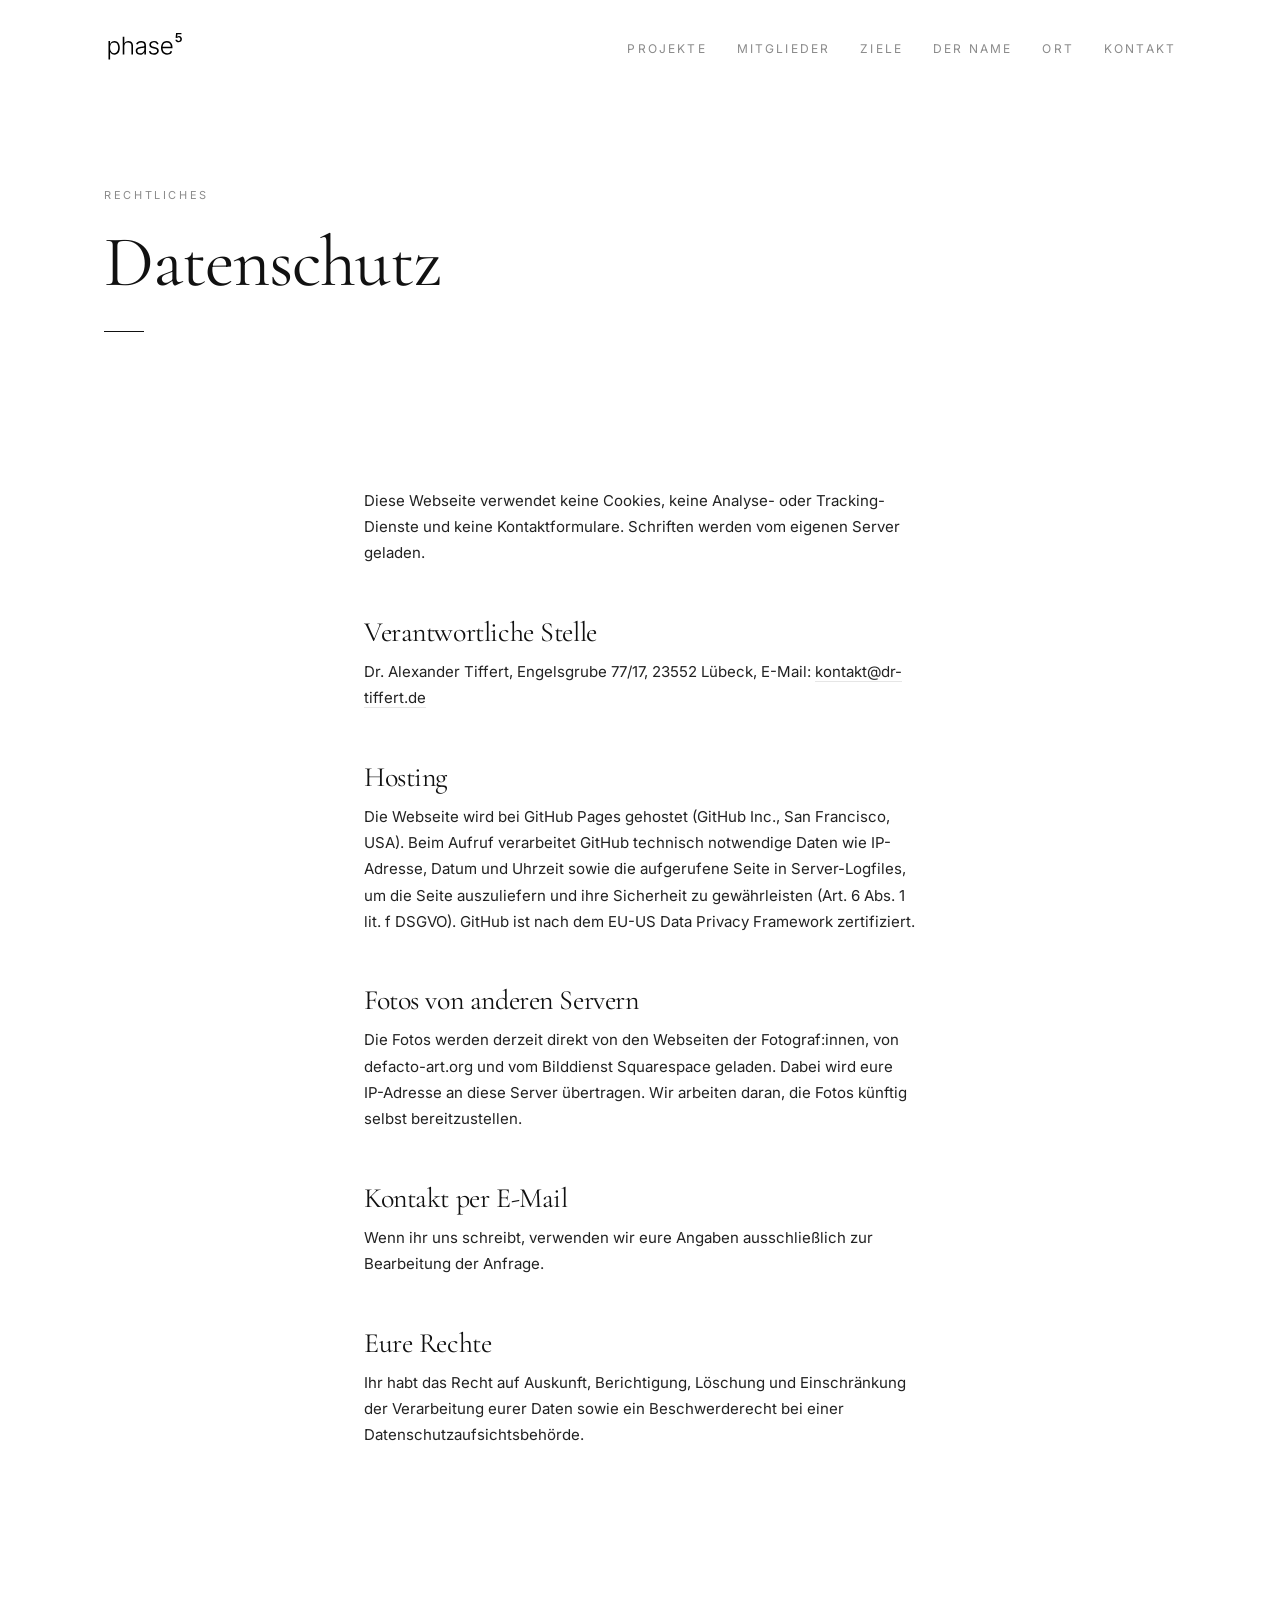
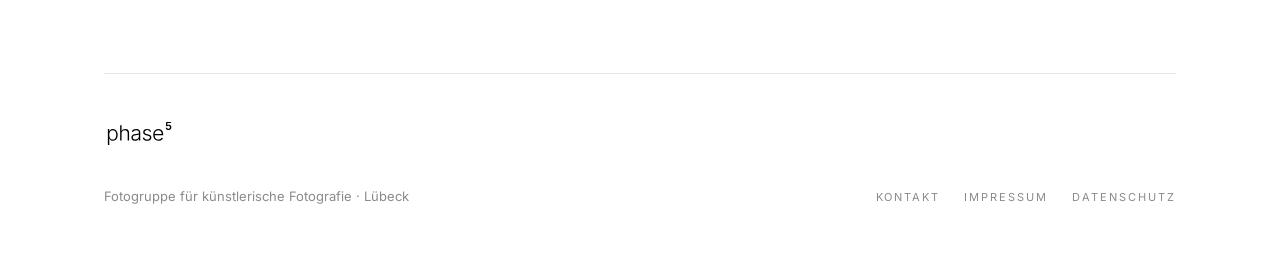
<file: datenschutz.html>
<!doctype html>
<html lang="de" class="no-js">
<head>
<meta charset="utf-8">
<meta name="viewport" content="width=device-width, initial-scale=1">
<meta name="robots" content="noindex, nofollow">
<title>Datenschutz – Phase 5</title>
<meta name="description" content="Datenschutz">
<meta property="og:title" content="Datenschutz – Phase 5">
<meta property="og:description" content="Datenschutz">
<meta property="og:type" content="website">
<meta property="og:image" content="https://www.atelier-roststaette.de/wp-content/uploads/2021/07/schleppschlepp-hurra-2019-tina-schoenwald-lost-in-luebeck.jpg">
<meta property="og:locale" content="de_DE">
<link rel="icon" href="assets/img/favicon.svg" type="image/svg+xml">
<link rel="stylesheet" href="assets/css/style.css?v=12">
<script>document.documentElement.classList.remove('no-js');</script>
</head>
<body>
<header class="site-header">
  <div class="wrap">
    <a class="brand" href="index.html" aria-label="Phase 5 – Startseite"><img src="assets/img/wortmarke-schwarz.svg" alt="phase 5" width="80" height="30"></a>
    <button class="nav-toggle" aria-expanded="false" aria-controls="nav" aria-label="Menü"><span></span><span></span></button>
    <nav class="nav" id="nav" aria-label="Hauptnavigation"><a href="projekte.html">Projekte</a><a href="mitglieder.html">Mitglieder</a><a href="konzept.html">Ziele</a><a href="name.html">Der Name</a><a href="ort.html">Ort</a><a href="kontakt.html">Kontakt</a></nav>
  </div>
</header>
<main>
<section class="first"><div class="wrap"><span class="label">Rechtliches</span><h1>Datenschutz</h1><hr class="rule"></div></section>
<section class="flush"><div class="wrap narrow legal">
<p>Diese Webseite verwendet keine Cookies, keine Analyse- oder Tracking-Dienste und keine Kontaktformulare. Schriften werden vom eigenen Server geladen.</p>
<h2>Verantwortliche Stelle</h2>
<p>Dr. Alexander Tiffert, Engelsgrube 77/17, 23552 Lübeck, E-Mail: <a href="mailto:kontakt@dr-tiffert.de">kontakt@dr-tiffert.de</a></p>
<h2>Hosting</h2>
<p>Die Webseite wird bei GitHub Pages gehostet (GitHub Inc., San Francisco, USA). Beim Aufruf verarbeitet GitHub technisch notwendige Daten wie IP-Adresse, Datum und Uhrzeit sowie die aufgerufene Seite in Server-Logfiles, um die Seite auszuliefern und ihre Sicherheit zu gewährleisten (Art. 6 Abs. 1 lit. f DSGVO). GitHub ist nach dem EU-US Data Privacy Framework zertifiziert.</p>
<h2>Fotos von anderen Servern</h2>
<p>Die Fotos werden derzeit direkt von den Webseiten der Fotograf:innen, von defacto-art.org und vom Bilddienst Squarespace geladen. Dabei wird eure IP-Adresse an diese Server übertragen. Wir arbeiten daran, die Fotos künftig selbst bereitzustellen.</p>
<h2>Kontakt per E-Mail</h2>
<p>Wenn ihr uns schreibt, verwenden wir eure Angaben ausschließlich zur Bearbeitung der Anfrage.</p>
<h2>Eure Rechte</h2>
<p>Ihr habt das Recht auf Auskunft, Berichtigung, Löschung und Einschränkung der Verarbeitung eurer Daten sowie ein Beschwerderecht bei einer Datenschutzaufsichtsbehörde.</p>
</div></section>

</main>
<footer class="site-footer">
  <div class="wrap">
    <div class="row">
      <div><img src="assets/img/wortmarke-schwarz.svg" alt="phase 5" width="70" height="26"><br>Fotogruppe für künstlerische Fotografie · Lübeck</div>
      <div class="links"><a href="kontakt.html">Kontakt</a><a href="impressum.html">Impressum</a><a href="datenschutz.html">Datenschutz</a></div>
    </div>
  </div>
</footer>
<script src="assets/js/main.js?v=12"></script>
</body>
</html>
</file>
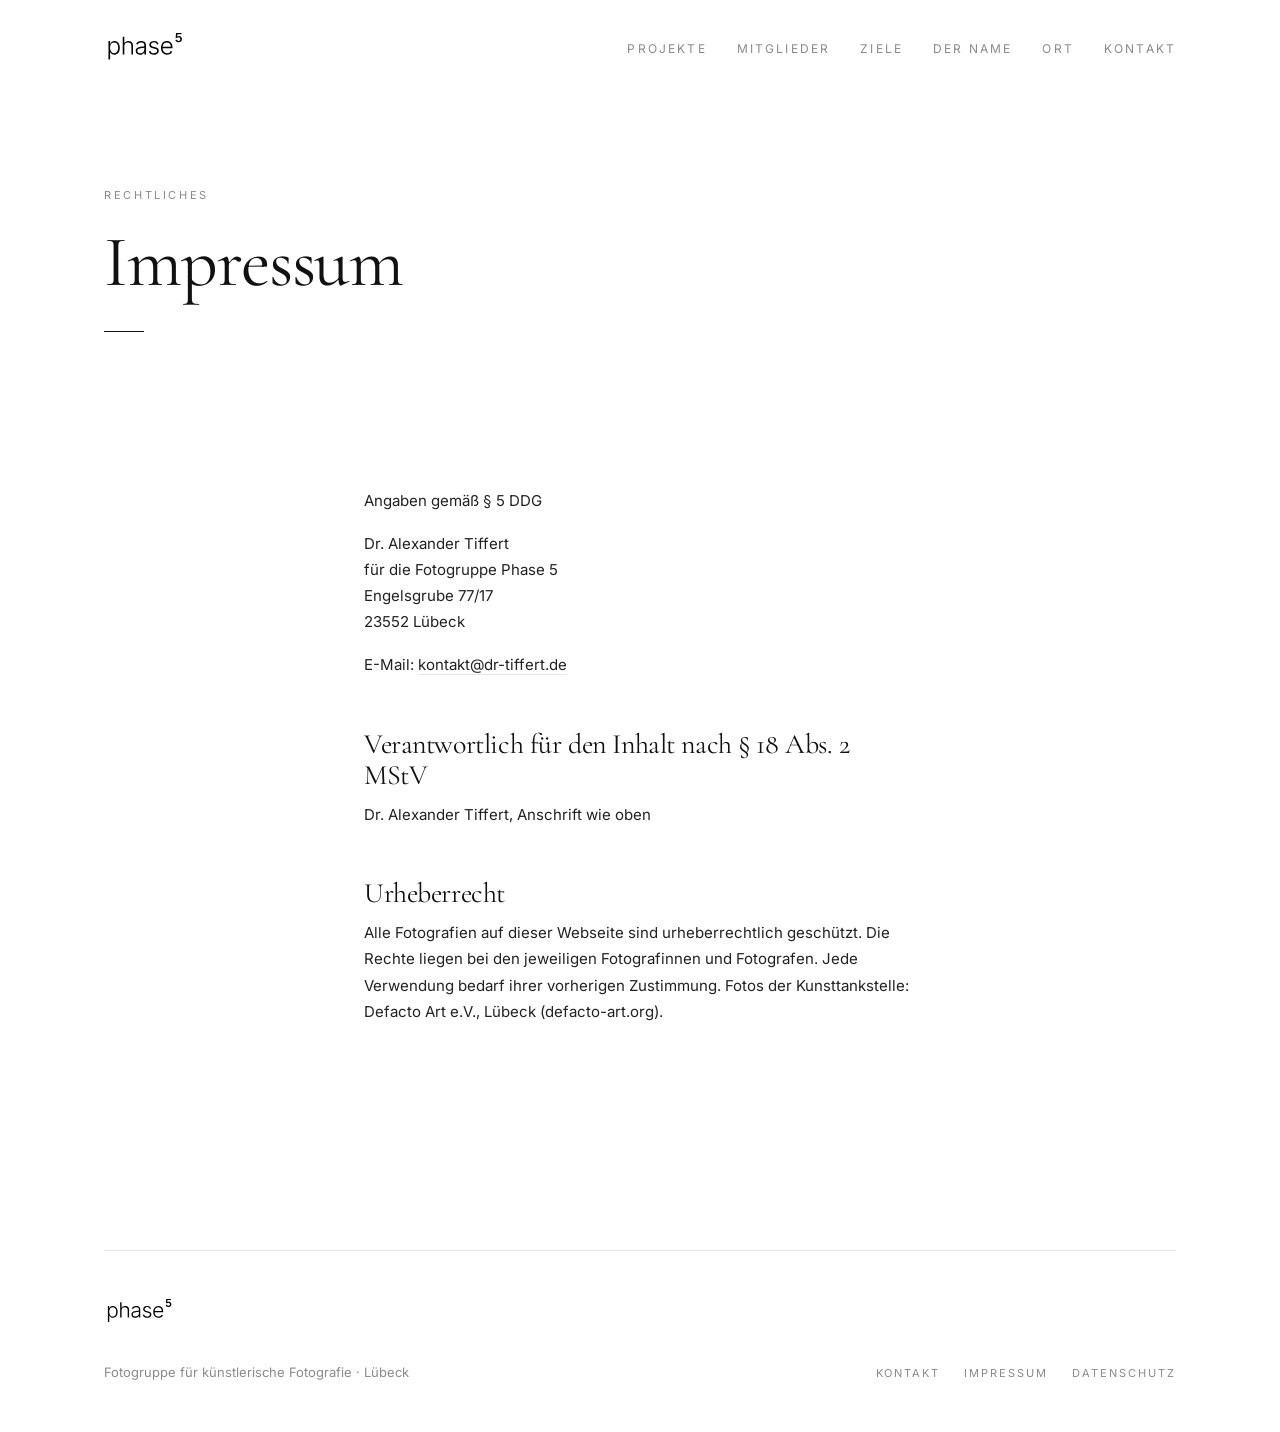
<file: impressum.html>
<!doctype html>
<html lang="de" class="no-js">
<head>
<meta charset="utf-8">
<meta name="viewport" content="width=device-width, initial-scale=1">
<meta name="robots" content="noindex, nofollow">
<title>Impressum – Phase 5</title>
<meta name="description" content="Impressum">
<meta property="og:title" content="Impressum – Phase 5">
<meta property="og:description" content="Impressum">
<meta property="og:type" content="website">
<meta property="og:image" content="https://www.atelier-roststaette.de/wp-content/uploads/2021/07/schleppschlepp-hurra-2019-tina-schoenwald-lost-in-luebeck.jpg">
<meta property="og:locale" content="de_DE">
<link rel="icon" href="assets/img/favicon.svg" type="image/svg+xml">
<link rel="stylesheet" href="assets/css/style.css?v=12">
<script>document.documentElement.classList.remove('no-js');</script>
</head>
<body>
<header class="site-header">
  <div class="wrap">
    <a class="brand" href="index.html" aria-label="Phase 5 – Startseite"><img src="assets/img/wortmarke-schwarz.svg" alt="phase 5" width="80" height="30"></a>
    <button class="nav-toggle" aria-expanded="false" aria-controls="nav" aria-label="Menü"><span></span><span></span></button>
    <nav class="nav" id="nav" aria-label="Hauptnavigation"><a href="projekte.html">Projekte</a><a href="mitglieder.html">Mitglieder</a><a href="konzept.html">Ziele</a><a href="name.html">Der Name</a><a href="ort.html">Ort</a><a href="kontakt.html">Kontakt</a></nav>
  </div>
</header>
<main>
<section class="first"><div class="wrap"><span class="label">Rechtliches</span><h1>Impressum</h1><hr class="rule"></div></section>
<section class="flush"><div class="wrap narrow legal">
<p>Angaben gemäß § 5 DDG</p>
<p>Dr. Alexander Tiffert<br>für die Fotogruppe Phase 5<br>Engelsgrube 77/17<br>23552 Lübeck</p>
<p>E-Mail: <a href="mailto:kontakt@dr-tiffert.de">kontakt@dr-tiffert.de</a></p>
<h2>Verantwortlich für den Inhalt nach § 18 Abs. 2 MStV</h2>
<p>Dr. Alexander Tiffert, Anschrift wie oben</p>
<h2>Urheberrecht</h2>
<p>Alle Fotografien auf dieser Webseite sind urheberrechtlich geschützt. Die Rechte liegen bei den jeweiligen Fotografinnen und Fotografen. Jede Verwendung bedarf ihrer vorherigen Zustimmung. Fotos der Kunsttankstelle: Defacto Art e.V., Lübeck (defacto-art.org).</p>
</div></section>

</main>
<footer class="site-footer">
  <div class="wrap">
    <div class="row">
      <div><img src="assets/img/wortmarke-schwarz.svg" alt="phase 5" width="70" height="26"><br>Fotogruppe für künstlerische Fotografie · Lübeck</div>
      <div class="links"><a href="kontakt.html">Kontakt</a><a href="impressum.html">Impressum</a><a href="datenschutz.html">Datenschutz</a></div>
    </div>
  </div>
</footer>
<script src="assets/js/main.js?v=12"></script>
</body>
</html>
</file>
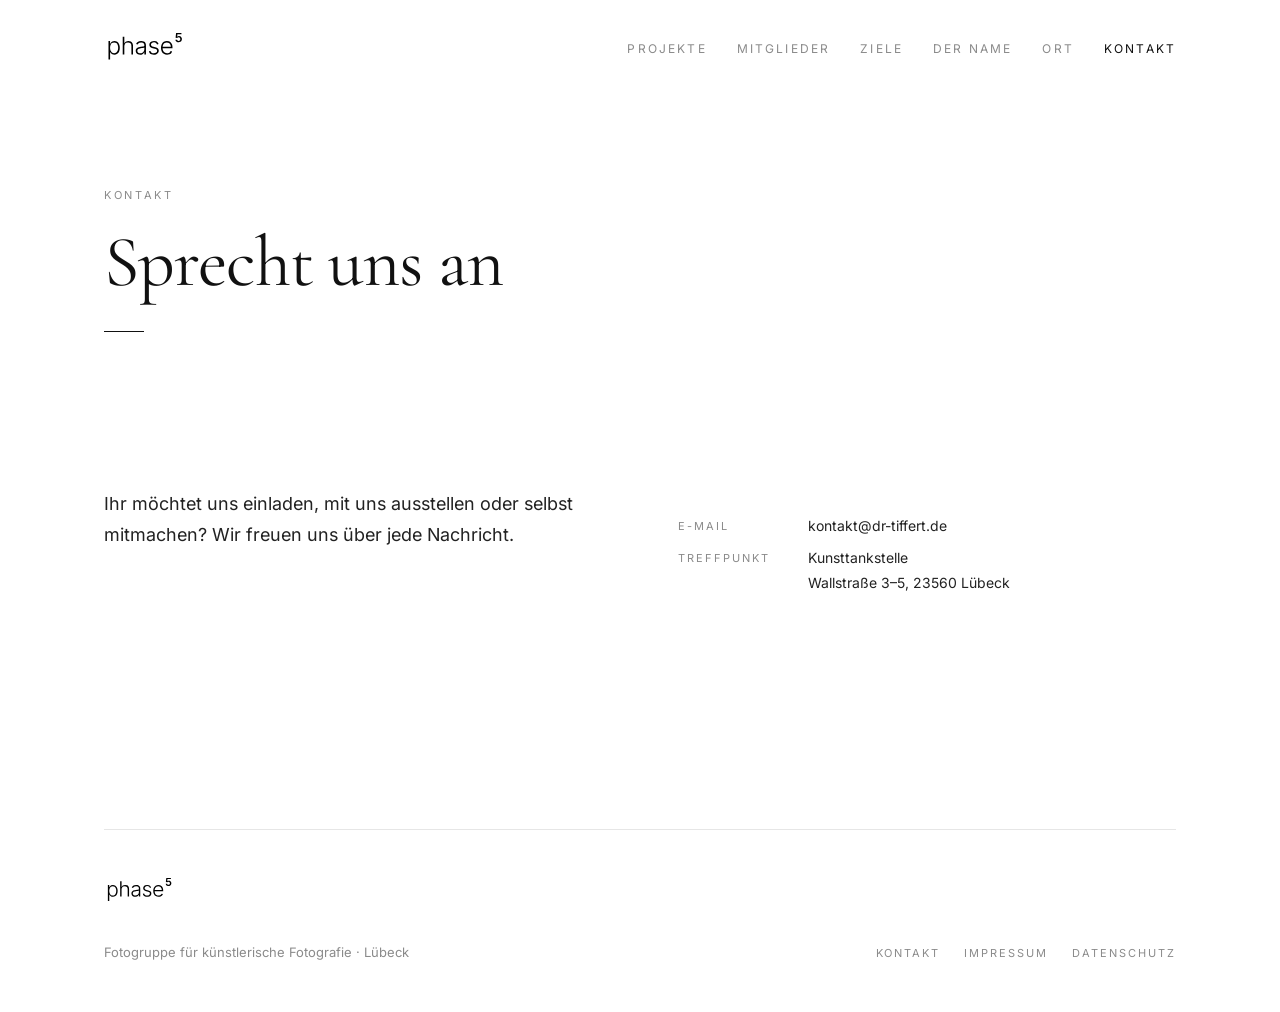
<file: kontakt.html>
<!doctype html>
<html lang="de" class="no-js">
<head>
<meta charset="utf-8">
<meta name="viewport" content="width=device-width, initial-scale=1">
<meta name="robots" content="noindex, nofollow">
<title>Kontakt – Phase 5</title>
<meta name="description" content="Kontakt zur Fotogruppe Phase 5.">
<meta property="og:title" content="Kontakt – Phase 5">
<meta property="og:description" content="Kontakt zur Fotogruppe Phase 5.">
<meta property="og:type" content="website">
<meta property="og:image" content="https://www.atelier-roststaette.de/wp-content/uploads/2021/07/schleppschlepp-hurra-2019-tina-schoenwald-lost-in-luebeck.jpg">
<meta property="og:locale" content="de_DE">
<link rel="icon" href="assets/img/favicon.svg" type="image/svg+xml">
<link rel="stylesheet" href="assets/css/style.css?v=12">
<script>document.documentElement.classList.remove('no-js');</script>
</head>
<body>
<header class="site-header">
  <div class="wrap">
    <a class="brand" href="index.html" aria-label="Phase 5 – Startseite"><img src="assets/img/wortmarke-schwarz.svg" alt="phase 5" width="80" height="30"></a>
    <button class="nav-toggle" aria-expanded="false" aria-controls="nav" aria-label="Menü"><span></span><span></span></button>
    <nav class="nav" id="nav" aria-label="Hauptnavigation"><a href="projekte.html">Projekte</a><a href="mitglieder.html">Mitglieder</a><a href="konzept.html">Ziele</a><a href="name.html">Der Name</a><a href="ort.html">Ort</a><a href="kontakt.html" aria-current="page">Kontakt</a></nav>
  </div>
</header>
<main>
<section class="first"><div class="wrap"><span class="label">Kontakt</span><h1>Sprecht uns an</h1><hr class="rule"></div></section>
<section class="flush">
  <div class="wrap two">
    <div>
      <p class="lead">Ihr möchtet uns einladen, mit uns ausstellen oder selbst mitmachen? Wir freuen uns über jede Nachricht.</p>
    </div>
    <div>
      <dl class="dates">
        <dt>E-Mail</dt><dd><a href="mailto:kontakt@dr-tiffert.de">kontakt@dr-tiffert.de</a></dd>
        <dt>Treffpunkt</dt><dd>Kunsttankstelle<br>Wallstraße 3–5, 23560 Lübeck</dd>
      </dl>
    </div>
  </div>
</section>

</main>
<footer class="site-footer">
  <div class="wrap">
    <div class="row">
      <div><img src="assets/img/wortmarke-schwarz.svg" alt="phase 5" width="70" height="26"><br>Fotogruppe für künstlerische Fotografie · Lübeck</div>
      <div class="links"><a href="kontakt.html">Kontakt</a><a href="impressum.html">Impressum</a><a href="datenschutz.html">Datenschutz</a></div>
    </div>
  </div>
</footer>
<script src="assets/js/main.js?v=12"></script>
</body>
</html>
</file>
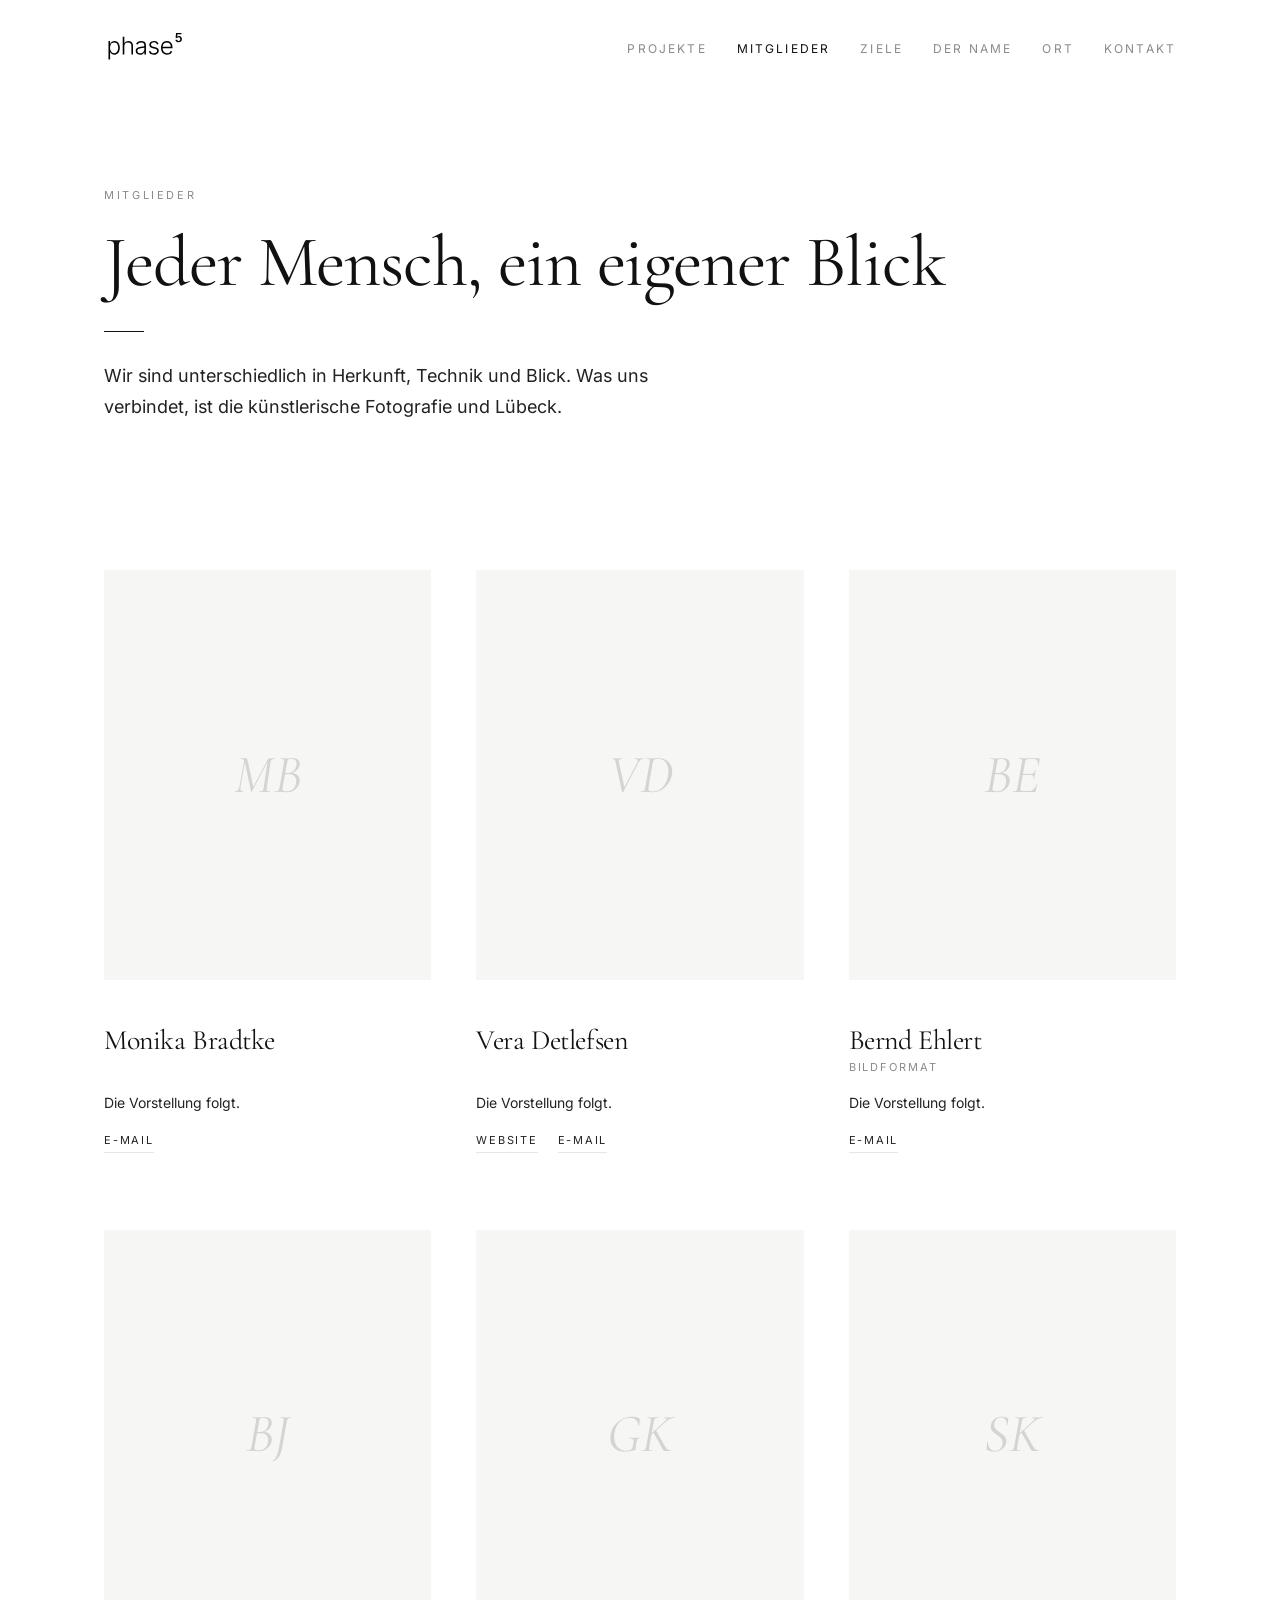
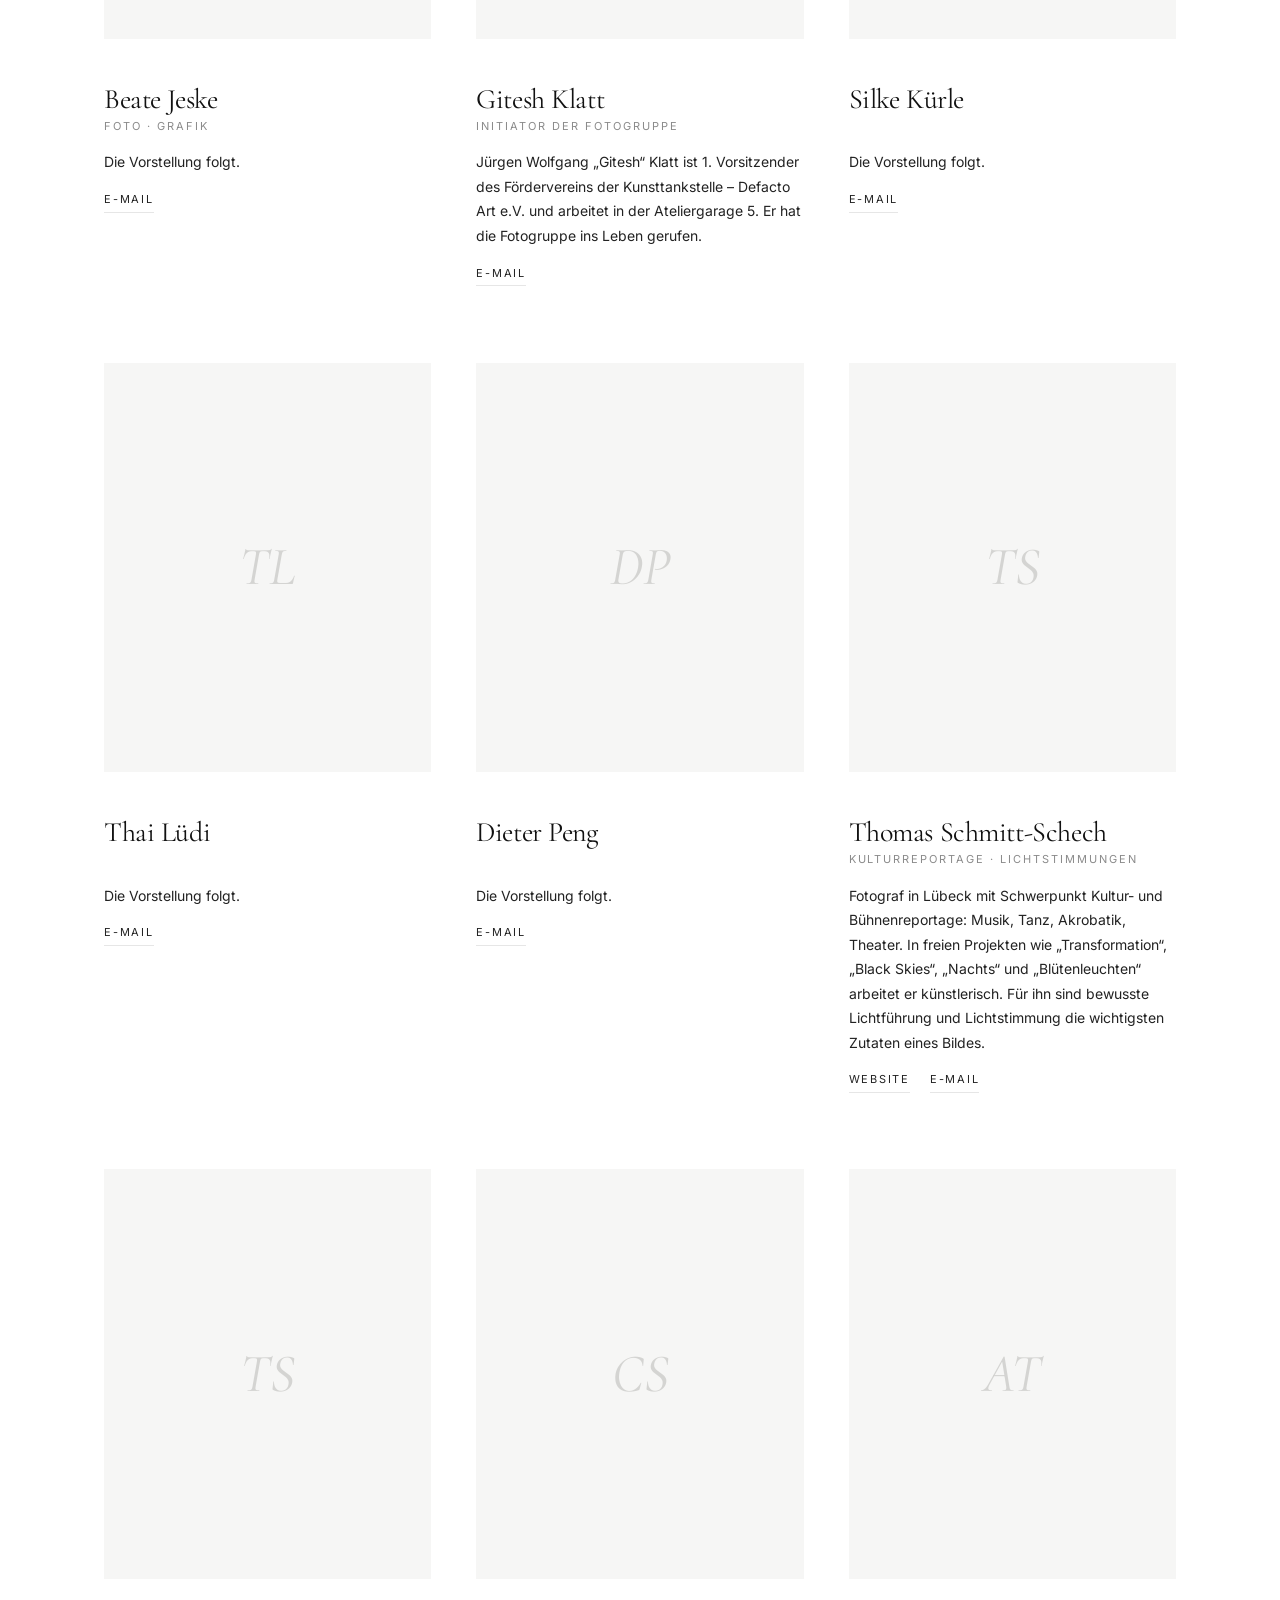
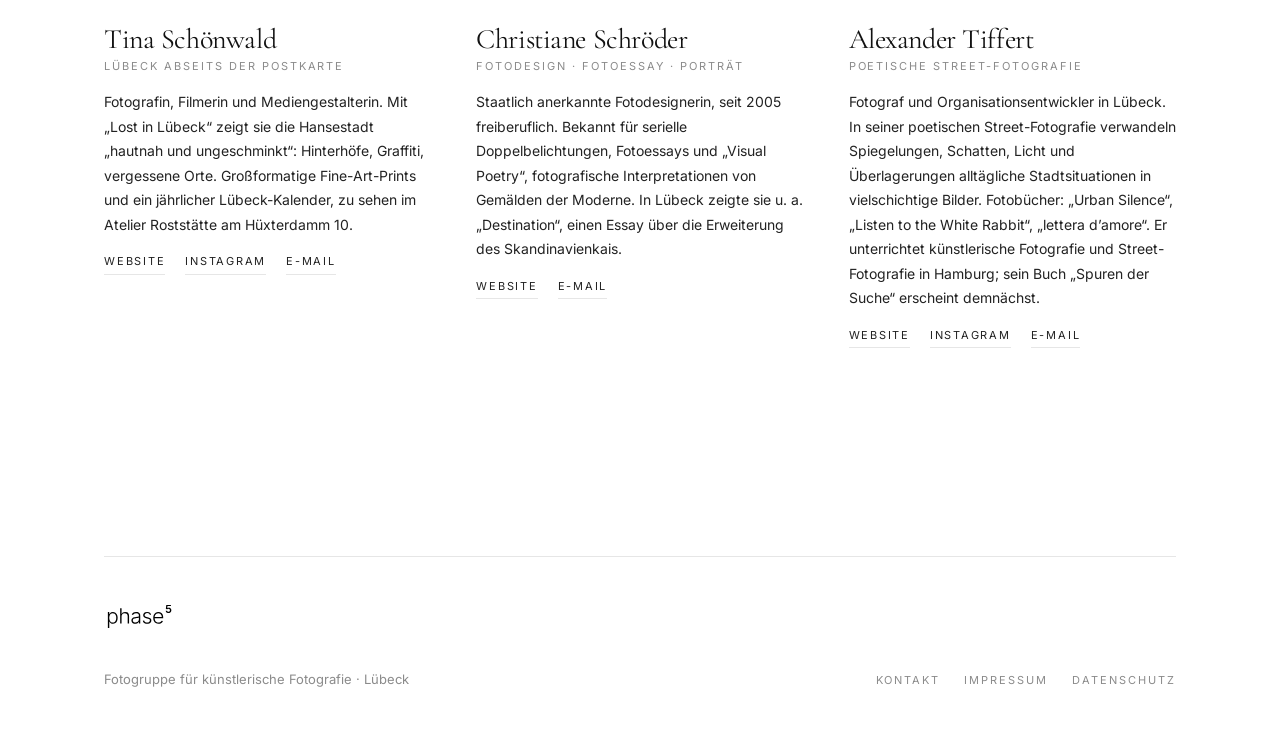
<file: mitglieder.html>
<!doctype html>
<html lang="de" class="no-js">
<head>
<meta charset="utf-8">
<meta name="viewport" content="width=device-width, initial-scale=1">
<meta name="robots" content="noindex, nofollow">
<title>Mitglieder – Phase 5</title>
<meta name="description" content="Die Fotograf:innen von Phase 5.">
<meta property="og:title" content="Mitglieder – Phase 5">
<meta property="og:description" content="Die Fotograf:innen von Phase 5.">
<meta property="og:type" content="website">
<meta property="og:image" content="https://www.atelier-roststaette.de/wp-content/uploads/2021/07/schleppschlepp-hurra-2019-tina-schoenwald-lost-in-luebeck.jpg">
<meta property="og:locale" content="de_DE">
<link rel="icon" href="assets/img/favicon.svg" type="image/svg+xml">
<link rel="stylesheet" href="assets/css/style.css?v=12">
<script>document.documentElement.classList.remove('no-js');</script>
</head>
<body>
<header class="site-header">
  <div class="wrap">
    <a class="brand" href="index.html" aria-label="Phase 5 – Startseite"><img src="assets/img/wortmarke-schwarz.svg" alt="phase 5" width="80" height="30"></a>
    <button class="nav-toggle" aria-expanded="false" aria-controls="nav" aria-label="Menü"><span></span><span></span></button>
    <nav class="nav" id="nav" aria-label="Hauptnavigation"><a href="projekte.html">Projekte</a><a href="mitglieder.html" aria-current="page">Mitglieder</a><a href="konzept.html">Ziele</a><a href="name.html">Der Name</a><a href="ort.html">Ort</a><a href="kontakt.html">Kontakt</a></nav>
  </div>
</header>
<main>
<section class="first"><div class="wrap"><span class="label">Mitglieder</span><h1>Jeder Mensch, ein eigener Blick</h1><hr class="rule"><p class="lead">Wir sind unterschiedlich in Herkunft, Technik und Blick. Was uns verbindet, ist die künstlerische Fotografie und Lübeck.</p></div></section>
<section class="flush">
  <div class="wrap">
    <div class="members">
<article class="member"><div class="img"><span class="ini">MB</span></div><div class="cap">&nbsp;</div><h3>Monika Bradtke</h3><div class="focus">&nbsp;</div><p>Die Vorstellung folgt.</p><div class="links"><a href="mailto:Monika-Bradtke@web.de">E-Mail</a></div></article>
<article class="member"><div class="img"><span class="ini">VD</span></div><div class="cap">&nbsp;</div><h3>Vera Detlefsen</h3><div class="focus">&nbsp;</div><p>Die Vorstellung folgt.</p><div class="links"><a href="https://vera-detlefsen.de" target="_blank" rel="noopener">Website</a><a href="mailto:info@vera-detlefsen.de">E-Mail</a></div></article>
<article class="member"><div class="img"><span class="ini">BE</span></div><div class="cap">&nbsp;</div><h3>Bernd Ehlert</h3><div class="focus">Bildformat</div><p>Die Vorstellung folgt.</p><div class="links"><a href="mailto:bildformat@gmx.de">E-Mail</a></div></article>
<article class="member"><div class="img"><span class="ini">BJ</span></div><div class="cap">&nbsp;</div><h3>Beate Jeske</h3><div class="focus">Foto · Grafik</div><p>Die Vorstellung folgt.</p><div class="links"><a href="mailto:jeske.foto.grafik@gmx.de">E-Mail</a></div></article>
<article class="member"><div class="img"><span class="ini">GK</span></div><div class="cap">&nbsp;</div><h3>Gitesh Klatt</h3><div class="focus">Initiator der Fotogruppe</div><p>Jürgen Wolfgang „Gitesh“ Klatt ist 1. Vorsitzender des Fördervereins der Kunsttankstelle – Defacto Art e.V. und arbeitet in der Ateliergarage 5. Er hat die Fotogruppe ins Leben gerufen.</p><div class="links"><a href="mailto:info@gitesh.de">E-Mail</a></div></article>
<article class="member"><div class="img"><span class="ini">SK</span></div><div class="cap">&nbsp;</div><h3>Silke Kürle</h3><div class="focus">&nbsp;</div><p>Die Vorstellung folgt.</p><div class="links"><a href="mailto:silkekrle@yahoo.de">E-Mail</a></div></article>
<article class="member"><div class="img"><span class="ini">TL</span></div><div class="cap">&nbsp;</div><h3>Thai Lüdi</h3><div class="focus">&nbsp;</div><p>Die Vorstellung folgt.</p><div class="links"><a href="mailto:thai.luedi@freenet.de">E-Mail</a></div></article>
<article class="member"><div class="img"><span class="ini">DP</span></div><div class="cap">&nbsp;</div><h3>Dieter Peng</h3><div class="focus">&nbsp;</div><p>Die Vorstellung folgt.</p><div class="links"><a href="mailto:p.art@mail.de">E-Mail</a></div></article>
<article class="member"><div class="img"><img src="https://lichtblick-fotokompass.de/wp-33f75-content/uploads/2019/06/1-Kunst-Thomas-Schmitt-Schech-1.jpg" alt="Thomas Schmitt-Schech" loading="lazy" referrerpolicy="no-referrer" onerror="var c=this.parentNode.nextElementSibling;if(c)c.innerHTML='&nbsp;';this.remove()"><span class="ini">TS</span></div><div class="cap">Werkbeispiel aus der Serie „Nachts“</div><h3>Thomas Schmitt-Schech</h3><div class="focus">Kulturreportage · Lichtstimmungen</div><p>Fotograf in Lübeck mit Schwerpunkt Kultur- und Bühnenreportage: Musik, Tanz, Akrobatik, Theater. In freien Projekten wie „Transformation“, „Black Skies“, „Nachts“ und „Blütenleuchten“ arbeitet er künstlerisch. Für ihn sind bewusste Lichtführung und Lichtstimmung die wichtigsten Zutaten eines Bildes.</p><div class="links"><a href="https://lichtblick-fotokompass.de" target="_blank" rel="noopener">Website</a><a href="mailto:kontakt@lichtblick-fotokompass.de">E-Mail</a></div></article>
<article class="member"><div class="img"><img src="https://www.atelier-roststaette.de/wp-content/uploads/2021/08/leere-perfektion-lost-in-luebeck-2022-fotokalender-tina-schoenwald-768x512.jpg" alt="Tina Schönwald" loading="lazy" referrerpolicy="no-referrer" onerror="var c=this.parentNode.nextElementSibling;if(c)c.innerHTML='&nbsp;';this.remove()"><span class="ini">TS</span></div><div class="cap">Werkbeispiel „Leere Perfektion“</div><h3>Tina Schönwald</h3><div class="focus">Lübeck abseits der Postkarte</div><p>Fotografin, Filmerin und Mediengestalterin. Mit „Lost in Lübeck“ zeigt sie die Hansestadt „hautnah und ungeschminkt“: Hinterhöfe, Graffiti, vergessene Orte. Großformatige Fine-Art-Prints und ein jährlicher Lübeck-Kalender, zu sehen im Atelier Roststätte am Hüxterdamm 10.</p><div class="links"><a href="https://atelier-roststaette.de" target="_blank" rel="noopener">Website</a><a href="https://www.instagram.com/tinaschoenwald" target="_blank" rel="noopener">Instagram</a><a href="mailto:mail@atelier-roststaette.de">E-Mail</a></div></article>
<article class="member"><div class="img"><img src="http://chi-photo.de/images/chrissy_kl.jpg" alt="Christiane Schröder" loading="lazy" referrerpolicy="no-referrer" onerror="var c=this.parentNode.nextElementSibling;if(c)c.innerHTML='&nbsp;';this.remove()"><span class="ini">CS</span></div><div class="cap">Porträt</div><h3>Christiane Schröder</h3><div class="focus">Fotodesign · Fotoessay · Porträt</div><p>Staatlich anerkannte Fotodesignerin, seit 2005 freiberuflich. Bekannt für serielle Doppelbelichtungen, Fotoessays und „Visual Poetry“, fotografische Interpretationen von Gemälden der Moderne. In Lübeck zeigte sie u. a. „Destination“, einen Essay über die Erweiterung des Skandinavienkais.</p><div class="links"><a href="https://chi-photo.de" target="_blank" rel="noopener">Website</a><a href="mailto:cs@chi-photo.de">E-Mail</a></div></article>
<article class="member"><div class="img"><img src="https://images.squarespace-cdn.com/content/v1/66012caa6fc9532f55d1eac0/9b5d73fd-57ec-4f37-9891-2aff1429fc5f/IMG_9233.jpg?format=500w" alt="Alexander Tiffert" loading="lazy" referrerpolicy="no-referrer" onerror="var c=this.parentNode.nextElementSibling;if(c)c.innerHTML='&nbsp;';this.remove()"><span class="ini">AT</span></div><div class="cap">Porträt</div><h3>Alexander Tiffert</h3><div class="focus">Poetische Street-Fotografie</div><p>Fotograf und Organisationsentwickler in Lübeck. In seiner poetischen Street-Fotografie verwandeln Spiegelungen, Schatten, Licht und Überlagerungen alltägliche Stadtsituationen in vielschichtige Bilder. Fotobücher: „Urban Silence“, „Listen to the White Rabbit“, „lettera d’amore“. Er unterrichtet künstlerische Fotografie und Street-Fotografie in Hamburg; sein Buch „Spuren der Suche“ erscheint demnächst.</p><div class="links"><a href="https://alextiffert.com" target="_blank" rel="noopener">Website</a><a href="https://www.instagram.com/alex_tiffert" target="_blank" rel="noopener">Instagram</a><a href="mailto:alex@alextiffert.com">E-Mail</a></div></article>
    </div>
  </div>
</section>

</main>
<footer class="site-footer">
  <div class="wrap">
    <div class="row">
      <div><img src="assets/img/wortmarke-schwarz.svg" alt="phase 5" width="70" height="26"><br>Fotogruppe für künstlerische Fotografie · Lübeck</div>
      <div class="links"><a href="kontakt.html">Kontakt</a><a href="impressum.html">Impressum</a><a href="datenschutz.html">Datenschutz</a></div>
    </div>
  </div>
</footer>
<script src="assets/js/main.js?v=12"></script>
</body>
</html>
</file>
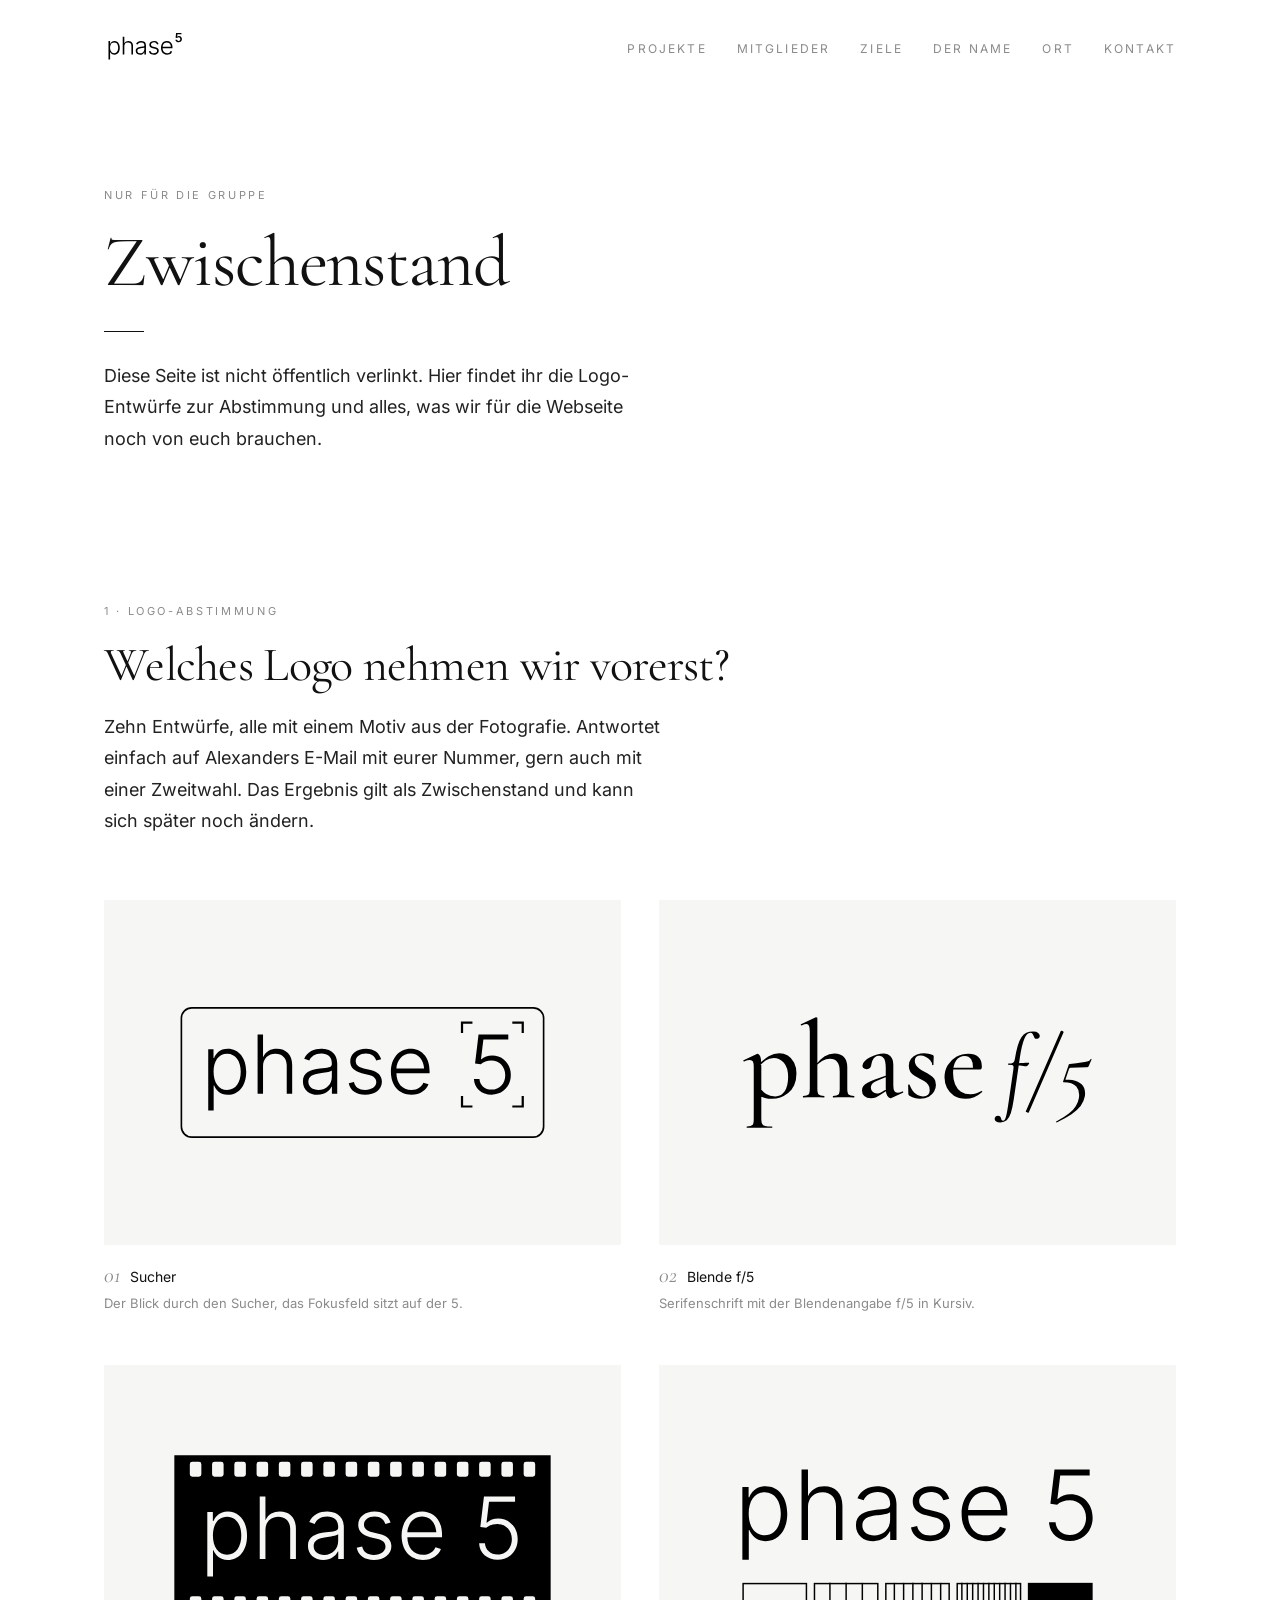
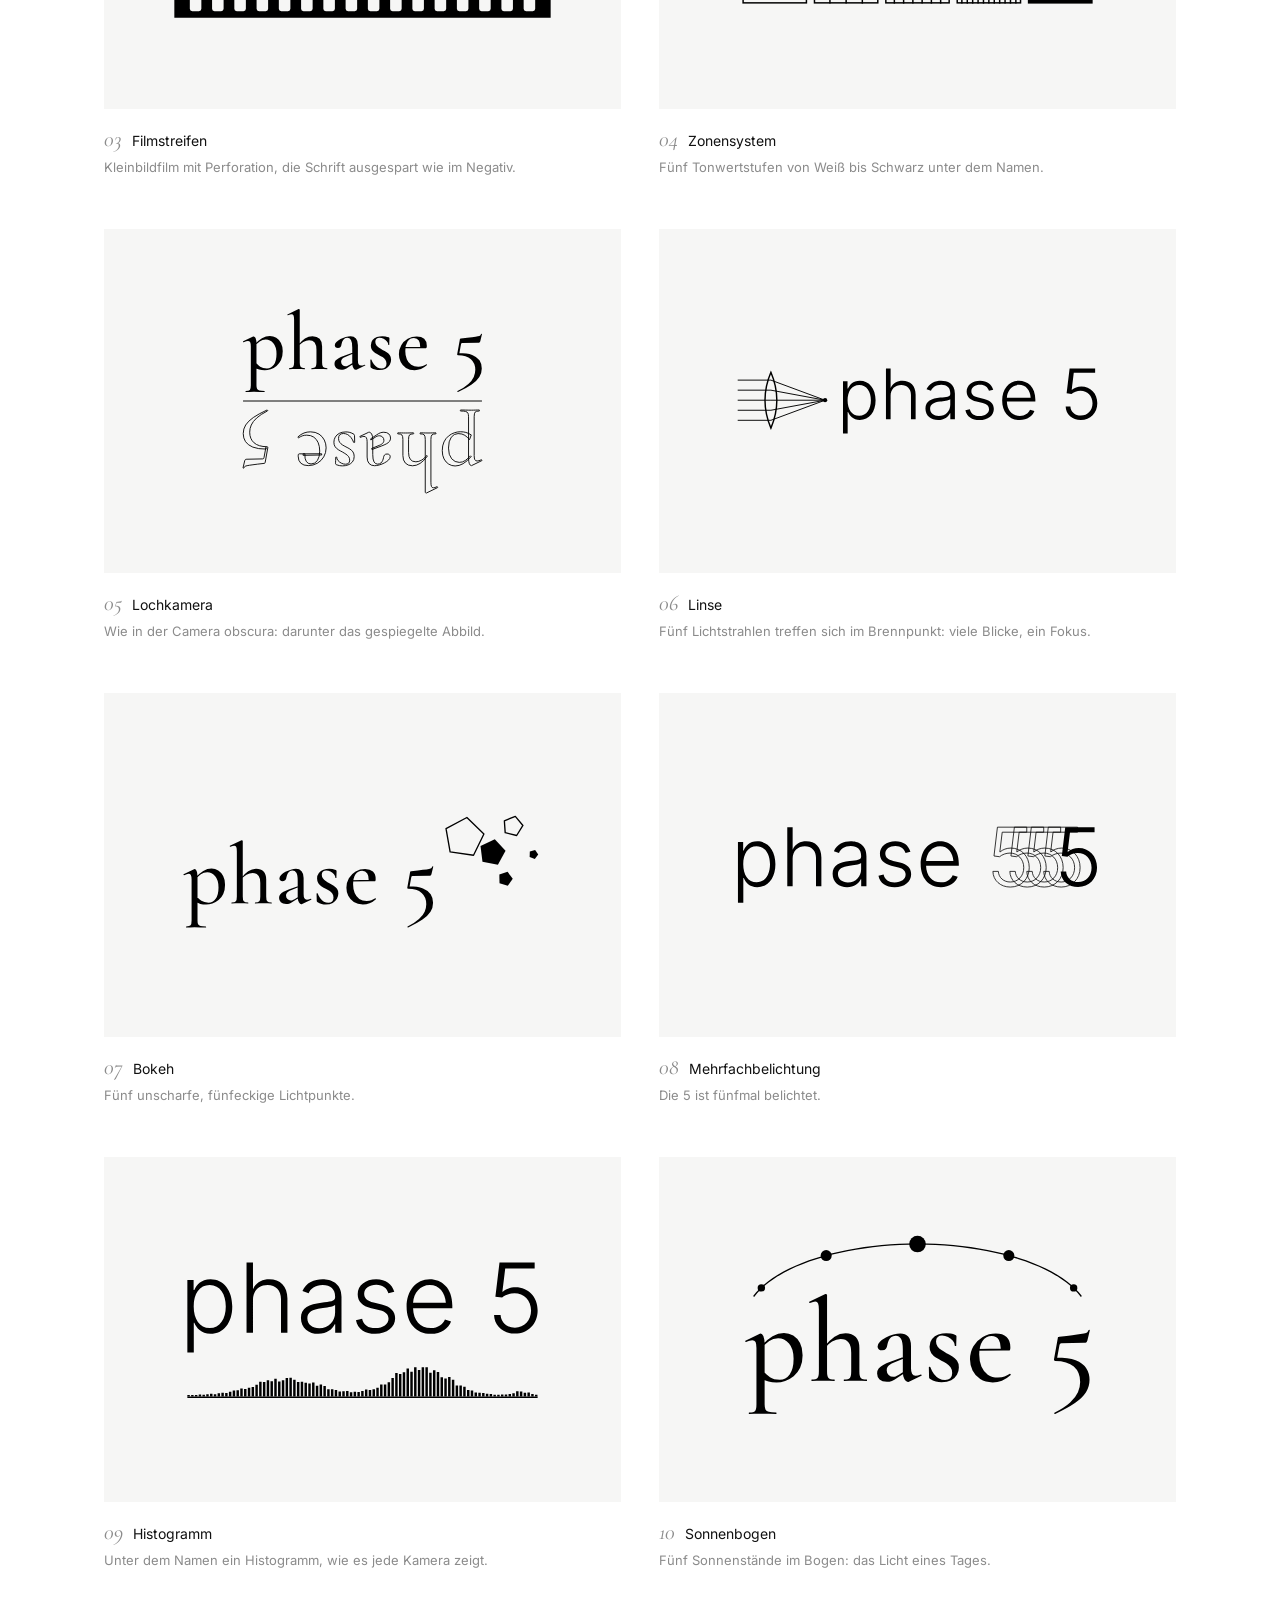
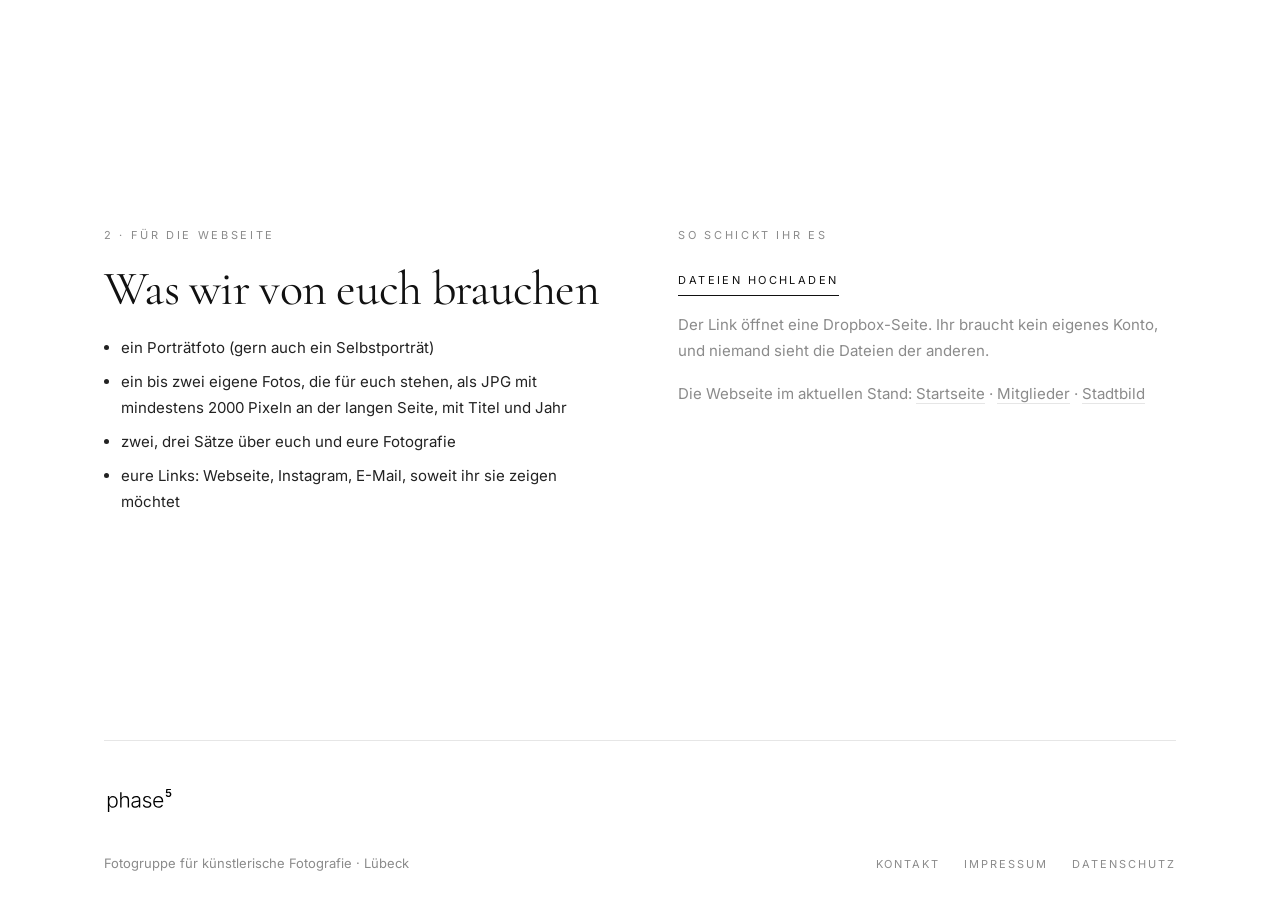
<file: zwischenstand.html>
<!doctype html>
<html lang="de" class="no-js">
<head>
<meta charset="utf-8">
<meta name="viewport" content="width=device-width, initial-scale=1">
<meta name="robots" content="noindex, nofollow">
<title>Zwischenstand – Phase 5</title>
<meta name="description" content="Interner Zwischenstand der Fotogruppe Phase 5.">
<meta property="og:title" content="Zwischenstand – Phase 5">
<meta property="og:description" content="Interner Zwischenstand der Fotogruppe Phase 5.">
<meta property="og:type" content="website">
<meta property="og:image" content="https://www.atelier-roststaette.de/wp-content/uploads/2021/07/schleppschlepp-hurra-2019-tina-schoenwald-lost-in-luebeck.jpg">
<meta property="og:locale" content="de_DE">
<link rel="icon" href="assets/img/favicon.svg" type="image/svg+xml">
<link rel="stylesheet" href="assets/css/style.css?v=12">
<script>document.documentElement.classList.remove('no-js');</script>
</head>
<body>
<header class="site-header">
  <div class="wrap">
    <a class="brand" href="index.html" aria-label="Phase 5 – Startseite"><img src="assets/img/wortmarke-schwarz.svg" alt="phase 5" width="80" height="30"></a>
    <button class="nav-toggle" aria-expanded="false" aria-controls="nav" aria-label="Menü"><span></span><span></span></button>
    <nav class="nav" id="nav" aria-label="Hauptnavigation"><a href="projekte.html">Projekte</a><a href="mitglieder.html">Mitglieder</a><a href="konzept.html">Ziele</a><a href="name.html">Der Name</a><a href="ort.html">Ort</a><a href="kontakt.html">Kontakt</a></nav>
  </div>
</header>
<main>
<section class="first"><div class="wrap"><span class="label">Nur für die Gruppe</span><h1>Zwischenstand</h1><hr class="rule"><p class="lead">Diese Seite ist nicht öffentlich verlinkt. Hier findet ihr die Logo-Entwürfe zur Abstimmung und alles, was wir für die Webseite noch von euch brauchen.</p></div></section>
<section class="flush">
  <div class="wrap">
    <span class="label">1 · Logo-Abstimmung</span>
    <h2>Welches Logo nehmen wir vorerst?</h2>
    <p class="lead">Zehn Entwürfe, alle mit einem Motiv aus der Fotografie. Antwortet einfach auf Alexanders E-Mail mit eurer Nummer, gern auch mit einer Zweitwahl. Das Ergebnis gilt als Zwischenstand und kann sich später noch ändern.</p>
    <div class="logos"><figure class="logo-card"><div class="logo-box"><img src="assets/img/logo-entwuerfe/Phase5_Entwurf_01_sucher_schwarz.svg" alt="Logo-Entwurf 01: Sucher"></div><figcaption><span class="logo-n">01</span> Sucher<br><span class="muted">Der Blick durch den Sucher, das Fokusfeld sitzt auf der 5.</span></figcaption></figure><figure class="logo-card"><div class="logo-box"><img src="assets/img/logo-entwuerfe/Phase5_Entwurf_02_blende-f5_schwarz.svg" alt="Logo-Entwurf 02: Blende f/5"></div><figcaption><span class="logo-n">02</span> Blende f/5<br><span class="muted">Serifenschrift mit der Blendenangabe f/5 in Kursiv.</span></figcaption></figure><figure class="logo-card"><div class="logo-box"><img src="assets/img/logo-entwuerfe/Phase5_Entwurf_03_filmstreifen_schwarz.svg" alt="Logo-Entwurf 03: Filmstreifen"></div><figcaption><span class="logo-n">03</span> Filmstreifen<br><span class="muted">Kleinbildfilm mit Perforation, die Schrift ausgespart wie im Negativ.</span></figcaption></figure><figure class="logo-card"><div class="logo-box"><img src="assets/img/logo-entwuerfe/Phase5_Entwurf_04_zonensystem_schwarz.svg" alt="Logo-Entwurf 04: Zonensystem"></div><figcaption><span class="logo-n">04</span> Zonensystem<br><span class="muted">Fünf Tonwertstufen von Weiß bis Schwarz unter dem Namen.</span></figcaption></figure><figure class="logo-card"><div class="logo-box"><img src="assets/img/logo-entwuerfe/Phase5_Entwurf_05_lochkamera_schwarz.svg" alt="Logo-Entwurf 05: Lochkamera"></div><figcaption><span class="logo-n">05</span> Lochkamera<br><span class="muted">Wie in der Camera obscura: darunter das gespiegelte Abbild.</span></figcaption></figure><figure class="logo-card"><div class="logo-box"><img src="assets/img/logo-entwuerfe/Phase5_Entwurf_06_linse_schwarz.svg" alt="Logo-Entwurf 06: Linse"></div><figcaption><span class="logo-n">06</span> Linse<br><span class="muted">Fünf Lichtstrahlen treffen sich im Brennpunkt: viele Blicke, ein Fokus.</span></figcaption></figure><figure class="logo-card"><div class="logo-box"><img src="assets/img/logo-entwuerfe/Phase5_Entwurf_07_bokeh_schwarz.svg" alt="Logo-Entwurf 07: Bokeh"></div><figcaption><span class="logo-n">07</span> Bokeh<br><span class="muted">Fünf unscharfe, fünfeckige Lichtpunkte.</span></figcaption></figure><figure class="logo-card"><div class="logo-box"><img src="assets/img/logo-entwuerfe/Phase5_Entwurf_08_mehrfachbelichtung_schwarz.svg" alt="Logo-Entwurf 08: Mehrfachbelichtung"></div><figcaption><span class="logo-n">08</span> Mehrfachbelichtung<br><span class="muted">Die 5 ist fünfmal belichtet.</span></figcaption></figure><figure class="logo-card"><div class="logo-box"><img src="assets/img/logo-entwuerfe/Phase5_Entwurf_09_histogramm_schwarz.svg" alt="Logo-Entwurf 09: Histogramm"></div><figcaption><span class="logo-n">09</span> Histogramm<br><span class="muted">Unter dem Namen ein Histogramm, wie es jede Kamera zeigt.</span></figcaption></figure><figure class="logo-card"><div class="logo-box"><img src="assets/img/logo-entwuerfe/Phase5_Entwurf_10_sonnenbogen_schwarz.svg" alt="Logo-Entwurf 10: Sonnenbogen"></div><figcaption><span class="logo-n">10</span> Sonnenbogen<br><span class="muted">Fünf Sonnenstände im Bogen: das Licht eines Tages.</span></figcaption></figure></div>
  </div>
</section>

<section>
  <div class="wrap two">
    <div>
      <span class="label">2 · Für die Webseite</span>
      <h2>Was wir von euch brauchen</h2>
      <ul class="plain">
        <li>ein Porträtfoto (gern auch ein Selbstporträt)</li>
        <li>ein bis zwei eigene Fotos, die für euch stehen, als JPG mit mindestens 2000 Pixeln an der langen Seite, mit Titel und Jahr</li>
        <li>zwei, drei Sätze über euch und eure Fotografie</li>
        <li>eure Links: Webseite, Instagram, E-Mail, soweit ihr sie zeigen möchtet</li>
      </ul>
    </div>
    <div>
      <span class="label">So schickt ihr es</span>
      <p><a class="more" href="https://www.dropbox.com/request/mtb157xliqg2lklil95t">Dateien hochladen</a></p><p class="muted">Der Link öffnet eine Dropbox-Seite. Ihr braucht kein eigenes Konto, und niemand sieht die Dateien der anderen.</p>
      <p class="muted">Die Webseite im aktuellen Stand: <a href="index.html">Startseite</a> · <a href="mitglieder.html">Mitglieder</a> · <a href="stadtbild.html">Stadtbild</a></p>
    </div>
  </div>
</section>

</main>
<footer class="site-footer">
  <div class="wrap">
    <div class="row">
      <div><img src="assets/img/wortmarke-schwarz.svg" alt="phase 5" width="70" height="26"><br>Fotogruppe für künstlerische Fotografie · Lübeck</div>
      <div class="links"><a href="kontakt.html">Kontakt</a><a href="impressum.html">Impressum</a><a href="datenschutz.html">Datenschutz</a></div>
    </div>
  </div>
</footer>
<script src="assets/js/main.js?v=12"></script>
</body>
</html>
</file>
<file: assets/css/style.css>
/* Phase 5 – Fotogruppe Lübeck · weiß, ruhig, edel */

@font-face { font-family: "Cormorant"; font-weight: 400; font-style: normal; font-display: swap; src: url("../fonts/cormorant-garamond-latin-400-normal.woff2") format("woff2"); }
@font-face { font-family: "Cormorant"; font-weight: 400; font-style: italic; font-display: swap; src: url("../fonts/cormorant-garamond-latin-400-italic.woff2") format("woff2"); }
@font-face { font-family: "Inter"; font-weight: 400; font-style: normal; font-display: swap; src: url("../fonts/inter-latin-400-normal.woff2") format("woff2"); }
@font-face { font-family: "Inter"; font-weight: 500; font-style: normal; font-display: swap; src: url("../fonts/inter-latin-500-normal.woff2") format("woff2"); }

:root {
  --ink: #111;
  --text: #222;
  --muted: #8b8b8b;
  --line: #e6e6e6;
  --tile: #f6f6f5;
  --serif: "Cormorant", "Cormorant Garamond", Georgia, serif;
  --sans: "Inter", system-ui, -apple-system, "Segoe UI", Roboto, Arial, sans-serif;
  --wrap: 1200px;
  --gutter: clamp(20px, 5vw, 64px);
}

* { box-sizing: border-box; }
html { -webkit-text-size-adjust: 100%; }
body { margin: 0; background: #fff; color: var(--text); font-family: var(--sans); font-size: 15px; line-height: 1.75; -webkit-font-smoothing: antialiased; }
img { display: block; max-width: 100%; }
a { color: inherit; text-decoration: none; }
p a, .text a { border-bottom: 1px solid var(--line); }
p a:hover, .text a:hover { border-color: var(--ink); }
:focus-visible { outline: 1px solid var(--ink); outline-offset: 4px; }

.wrap { max-width: var(--wrap); margin: 0 auto; padding: 0 var(--gutter); }
.narrow { max-width: 680px; }
.center { text-align: center; margin-left: auto; margin-right: auto; }

h1, h2, h3 { font-family: var(--serif); font-weight: 400; color: var(--ink); margin: 0 0 .4em; line-height: 1.1; letter-spacing: -0.015em; }
h1 { font-size: clamp(42px, 6vw, 72px); }
h2 { font-size: clamp(32px, 4vw, 48px); }
h3 { font-size: clamp(24px, 2.2vw, 30px); }
p { margin: 0 0 1.1em; }
.lead { font-size: clamp(16px, 1.4vw, 18px); max-width: 560px; }
.rule { width: 40px; height: 1px; background: var(--ink); border: 0; margin: 28px 0; }
.center .rule, .rule.c { margin-left: auto; margin-right: auto; }
.label { display: block; font-size: 11px; letter-spacing: .24em; text-transform: uppercase; color: var(--muted); margin-bottom: 18px; }
.muted { color: var(--muted); }
.more { display: inline-block; font-size: 11px; letter-spacing: .22em; text-transform: uppercase; color: var(--ink); border-bottom: 1px solid var(--ink); padding-bottom: 4px; margin-top: 8px; }
.more:hover { opacity: .55; }

/* Kopf */
.site-header { position: sticky; top: 0; z-index: 50; background: rgba(255,255,255,.96); backdrop-filter: blur(6px); -webkit-backdrop-filter: blur(6px); }
.site-header .wrap { display: flex; align-items: center; justify-content: space-between; min-height: 96px; gap: 24px; }
.brand img { height: 30px; width: auto; }
.nav { display: flex; gap: 30px; flex-wrap: wrap; }
.nav a { font-size: 12px; letter-spacing: .18em; text-transform: uppercase; color: var(--muted); padding: 6px 0; }
.nav a:hover, .nav a[aria-current="page"] { color: var(--ink); }
.nav-toggle { display: none; background: none; border: 0; padding: 10px 0; cursor: pointer; }
.nav-toggle span { display: block; width: 26px; height: 1px; background: var(--ink); margin: 6px 0; }
@media (max-width: 900px) {
  .nav-toggle { display: block; }
  .nav { display: none; position: absolute; top: 96px; left: 0; right: 0; background: #fff; flex-direction: column; gap: 0; padding: 10px var(--gutter) 30px; border-bottom: 1px solid var(--line); }
  .nav.open { display: flex; }
  .nav a { padding: 14px 0; font-size: 13px; border-bottom: 1px solid var(--line); }
  .no-js .nav { display: flex; position: static; flex-direction: row; flex-wrap: wrap; gap: 16px; border: 0; padding: 0 0 14px; }
}

/* Abschnitte */
section { padding: clamp(70px, 10vw, 140px) 0; }
section.first { padding-top: clamp(40px, 7vw, 100px); }
section.flush { padding-top: 0; }
.hr { border: 0; border-top: 1px solid var(--line); margin: 0; }

/* Bilder */
figure { margin: 0; }
figcaption { font-size: 11px; letter-spacing: .04em; color: var(--muted); margin-top: 12px; }
.frame img { width: 100%; aspect-ratio: 16 / 9; object-fit: cover; background: var(--tile); }
.frame.tall img { aspect-ratio: 4 / 5; }
.frame.wide img { aspect-ratio: 21 / 9; }
.frame.std img { aspect-ratio: 3 / 2; }

/* Startseite Intro */
.intro { display: grid; grid-template-columns: 1fr; gap: 0; }
.intro h1 { font-size: clamp(46px, 7vw, 92px); max-width: 900px; }

/* Projekte */
.project { display: grid; grid-template-columns: 7fr 5fr; gap: clamp(32px, 6vw, 90px); align-items: center; }
.project + .project { margin-top: clamp(70px, 9vw, 120px); }
.project.rev > :first-child { order: 2; }
.project .meta { font-size: 11px; letter-spacing: .2em; text-transform: uppercase; color: var(--muted); }
.project h2, .project h3 { margin-top: 10px; }
@media (max-width: 860px) { .project { grid-template-columns: 1fr; } .project.rev > :first-child { order: 0; } }
.idea { border-top: 1px solid var(--line); padding: 28px 0; display: grid; grid-template-columns: 200px 1fr; gap: 24px; }
.idea:last-child { border-bottom: 1px solid var(--line); }
.idea .when { font-size: 11px; letter-spacing: .2em; text-transform: uppercase; color: var(--muted); padding-top: 8px; }
.idea h3 { margin: 0 0 4px; }
.idea p { margin: 0; color: var(--muted); }
@media (max-width: 640px) { .idea { grid-template-columns: 1fr; gap: 4px; } }

/* Kacheln (Arbeiten der Mitglieder) */
.tiles { display: grid; grid-template-columns: repeat(auto-fill, minmax(230px, 1fr)); gap: clamp(36px, 4vw, 56px) clamp(24px, 3vw, 44px); }
.tile .img { aspect-ratio: 1 / 1; background: var(--tile); overflow: hidden; }
.tile img { width: 100%; height: 100%; object-fit: cover; transition: transform .6s ease; }
.tile a:hover img { transform: scale(1.025); }
.tile .name { font-family: var(--serif); font-size: 21px; color: var(--ink); margin-top: 14px; line-height: 1.2; }
.tile .what { font-size: 11px; letter-spacing: .16em; text-transform: uppercase; color: var(--muted); margin-top: 4px; }

/* Mitgliederseite */
.members { display: grid; grid-template-columns: repeat(auto-fill, minmax(280px, 1fr)); gap: clamp(60px, 6vw, 90px) clamp(28px, 3.5vw, 56px); }
.member .img { aspect-ratio: 4 / 5; background: var(--tile); position: relative; overflow: hidden; }
.member .img img { width: 100%; height: 100%; object-fit: cover; }
.member .img .ini { position: absolute; inset: 0; display: flex; align-items: center; justify-content: center; font-family: var(--serif); font-style: italic; font-size: 54px; color: #d4d4d2; }
.member .img img + .ini { display: none; }
.member .cap { font-size: 11px; color: var(--muted); margin-top: 10px; min-height: 1em; }
.member h3 { margin: 16px 0 2px; font-size: 28px; }
.member .focus { font-size: 11px; letter-spacing: .18em; text-transform: uppercase; color: var(--muted); margin-bottom: 14px; }
.member p { font-size: 14px; }
.member .links { display: flex; gap: 20px; flex-wrap: wrap; font-size: 11px; letter-spacing: .16em; text-transform: uppercase; }
.member .links a { border-bottom: 1px solid var(--line); padding-bottom: 2px; }
.member .links a:hover { border-color: var(--ink); }

/* Listen, Termine */
.list { list-style: none; margin: 0; padding: 0; }
.list li { display: grid; grid-template-columns: 56px 1fr; gap: 16px; padding: 22px 0; border-top: 1px solid var(--line); }
.list li:last-child { border-bottom: 1px solid var(--line); }
.list .n { font-family: var(--serif); font-style: italic; font-size: 28px; line-height: 1.1; color: var(--muted); }
.list h3 { font-size: 24px; margin: 0 0 4px; }
.list p { margin: 0; color: var(--muted); }
.dates { display: grid; grid-template-columns: 110px 1fr; gap: 8px 20px; margin: 26px 0; font-size: 14px; }
.dates dt { font-size: 11px; letter-spacing: .18em; text-transform: uppercase; color: var(--muted); padding-top: 3px; }
.dates dd { margin: 0; }
.two { display: grid; grid-template-columns: 1fr 1fr; gap: clamp(32px, 6vw, 90px); }
.three { display: grid; grid-template-columns: repeat(3, 1fr); gap: clamp(28px, 4vw, 60px); }
@media (max-width: 860px) { .two, .three { grid-template-columns: 1fr; } }
.statute ol { padding-left: 1.1em; margin: 0; }
.statute li { margin-bottom: .7em; }
.quote { font-family: var(--serif); font-style: italic; font-size: clamp(26px, 3.2vw, 40px); line-height: 1.35; color: var(--ink); margin: 0; }

/* Fuß */
.site-footer { padding: 80px 0 48px; font-size: 13px; color: var(--muted); }
.site-footer .row { display: flex; justify-content: space-between; align-items: flex-end; gap: 30px; flex-wrap: wrap; border-top: 1px solid var(--line); padding-top: 48px; }
.site-footer img { height: 26px; width: auto; margin-bottom: 14px; }
.site-footer .links a { margin-left: 24px; font-size: 11px; letter-spacing: .18em; text-transform: uppercase; }
.site-footer .links a:first-child { margin-left: 0; }
.site-footer a:hover { color: var(--ink); }

.legal h2 { font-size: 28px; margin-top: 1.8em; }

/* Startseite: Bild zuerst */
.home-hero { padding: 0; }
.wrap.wide { max-width: 1560px; }
.home-hero { padding-top: clamp(8px, 2vw, 24px); }
.hero-img img { width: 100%; height: calc(100vh - 360px); min-height: 300px; max-height: 620px; object-fit: cover; background: var(--tile); }
.hero-img figcaption { text-align: right; }
.home-intro { display: grid; grid-template-columns: 1.4fr 1fr; gap: clamp(24px, 6vw, 100px); align-items: end; padding-top: clamp(28px, 3.5vw, 48px); }
.home-intro h1 { font-size: clamp(34px, 3.6vw, 56px); margin: 0; }
.home-intro p { justify-self: end; }
.home-intro p { margin: 0; color: var(--muted); max-width: 440px; }
.home-sec { padding: clamp(100px, 13vw, 200px) 0 0; }
.home-sec.last { padding-bottom: clamp(100px, 13vw, 200px); }
.sec-head { display: flex; justify-content: space-between; align-items: baseline; gap: 20px; border-top: 1px solid var(--line); padding-top: 18px; margin-bottom: clamp(28px, 4vw, 48px); }
.sec-head .label { margin: 0; }
.sec-head .more { margin: 0; }
.tiles.row3 { grid-template-columns: repeat(3, 1fr); }
.home-sec .project { grid-template-columns: 8fr 4fr; }
@media (max-width: 860px) { .home-sec .project { grid-template-columns: 1fr; } }
@media (max-width: 760px) {
  .home-intro { grid-template-columns: 1fr; gap: 16px; }
  .hero-img img { height: 46vh; min-height: 240px; }
  .home-intro p { justify-self: start; }
  .tiles.row3 { grid-template-columns: 1fr 1fr; }
  .tiles.row3 .tile:last-child { grid-column: 1 / -1; }
  .tiles.row3 .tile:last-child .img { aspect-ratio: 2 / 1; }
}

/* Logo-Abstimmung */
.logos { display: grid; grid-template-columns: repeat(2, 1fr); gap: clamp(32px, 4vw, 56px) clamp(24px, 3vw, 44px); margin-top: clamp(36px, 5vw, 64px); }
.logo-box { aspect-ratio: 3 / 2; background: var(--tile); display: flex; align-items: center; justify-content: center; padding: 12%; }
.logo-box img { max-width: 100%; max-height: 100%; width: auto; height: auto; }
.logo-card figcaption { font-size: 14px; color: var(--ink); margin-top: 14px; line-height: 1.5; letter-spacing: 0; }
.logo-card .muted { font-size: 13px; }
.logo-n { font-family: var(--serif); font-style: italic; font-size: 22px; margin-right: 6px; color: var(--muted); }
ul.plain { padding-left: 1.1em; margin: 0 0 1.1em; }
ul.plain li { margin-bottom: .5em; }
@media (max-width: 640px) { .logos { grid-template-columns: 1fr; } }
</file>
